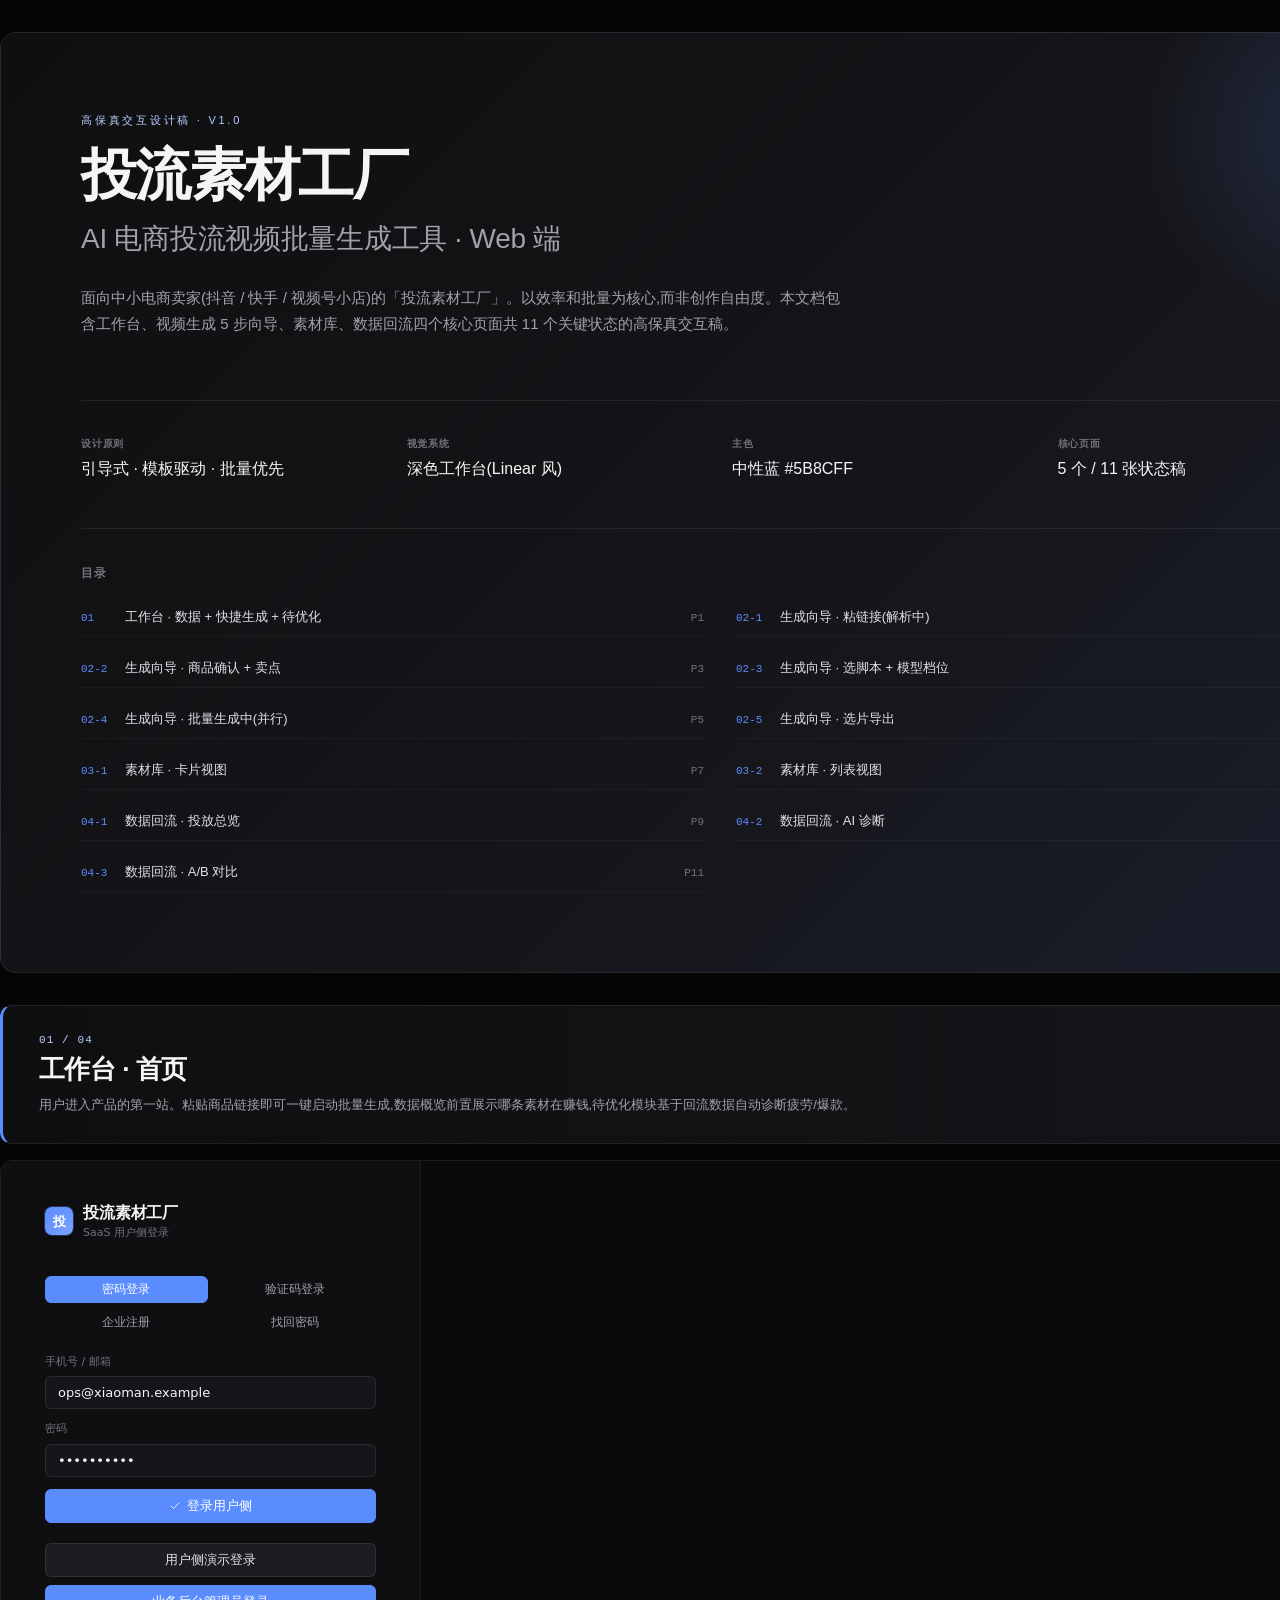
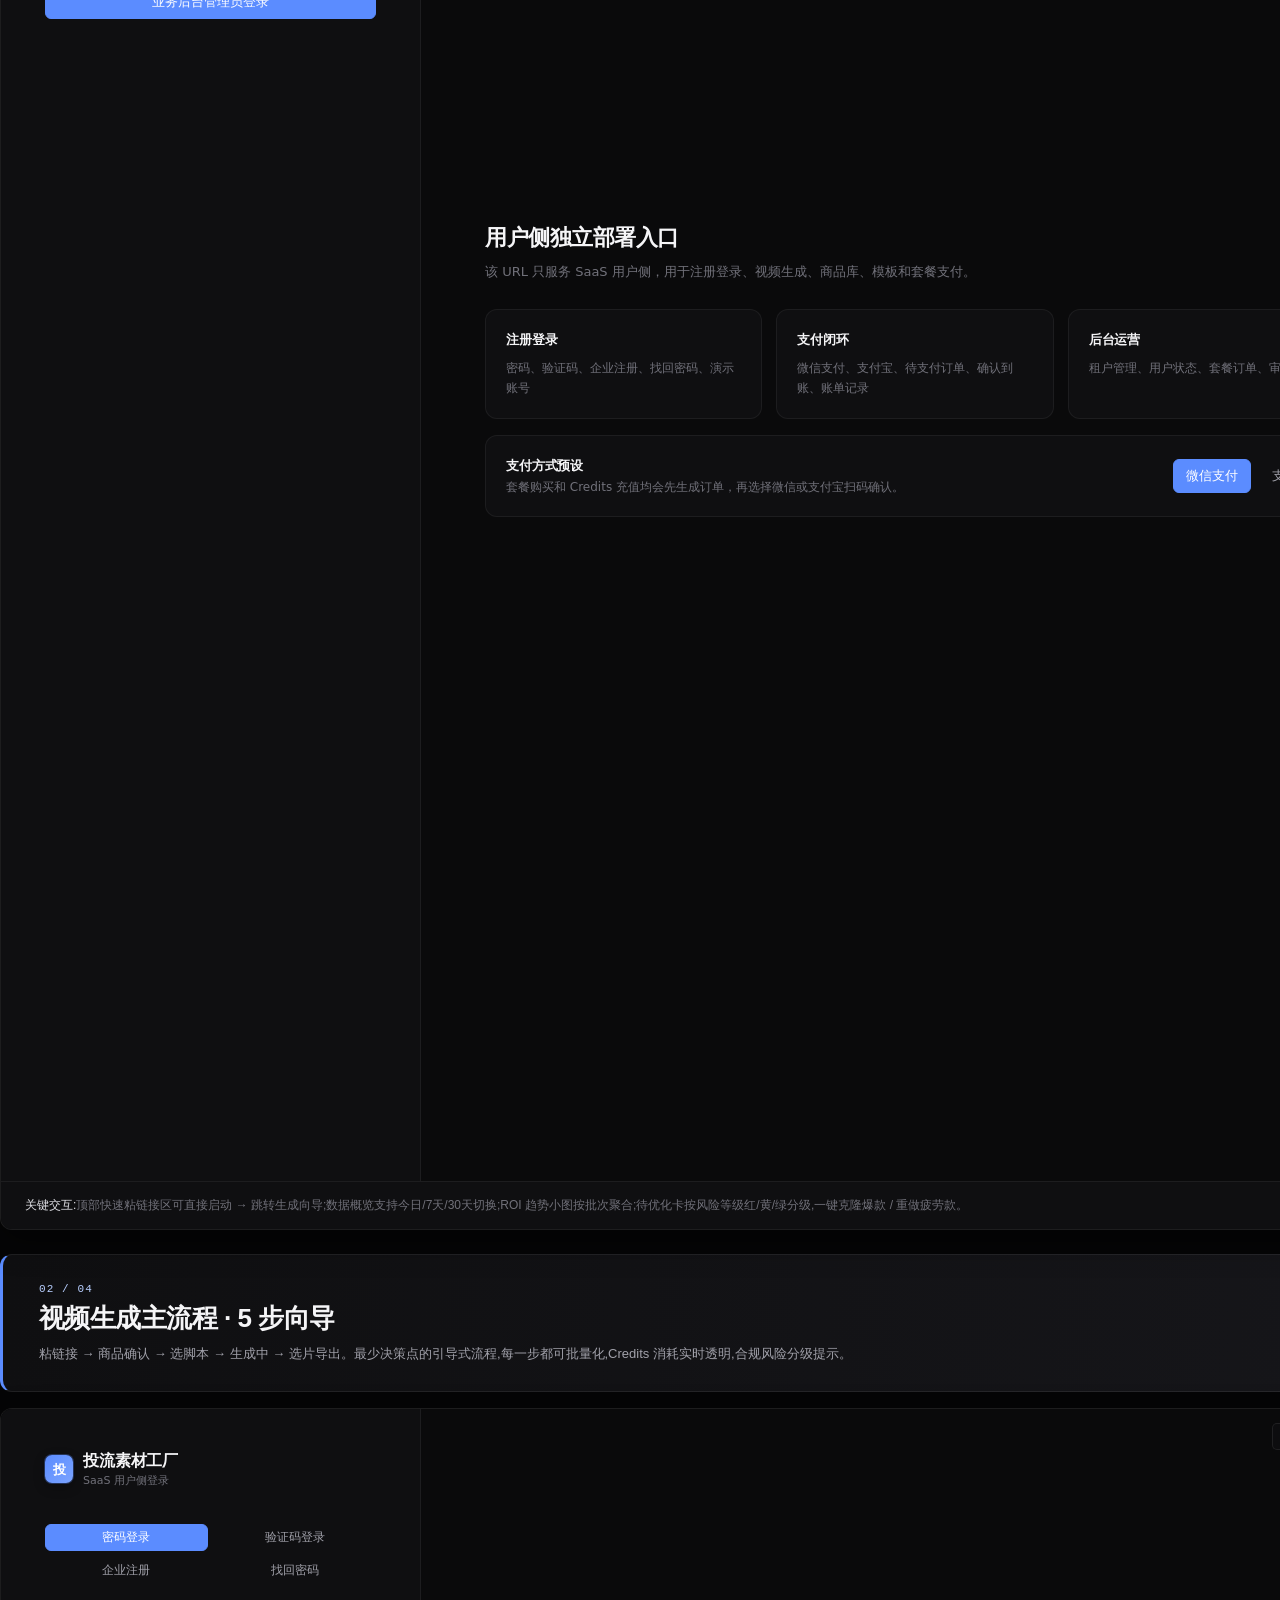
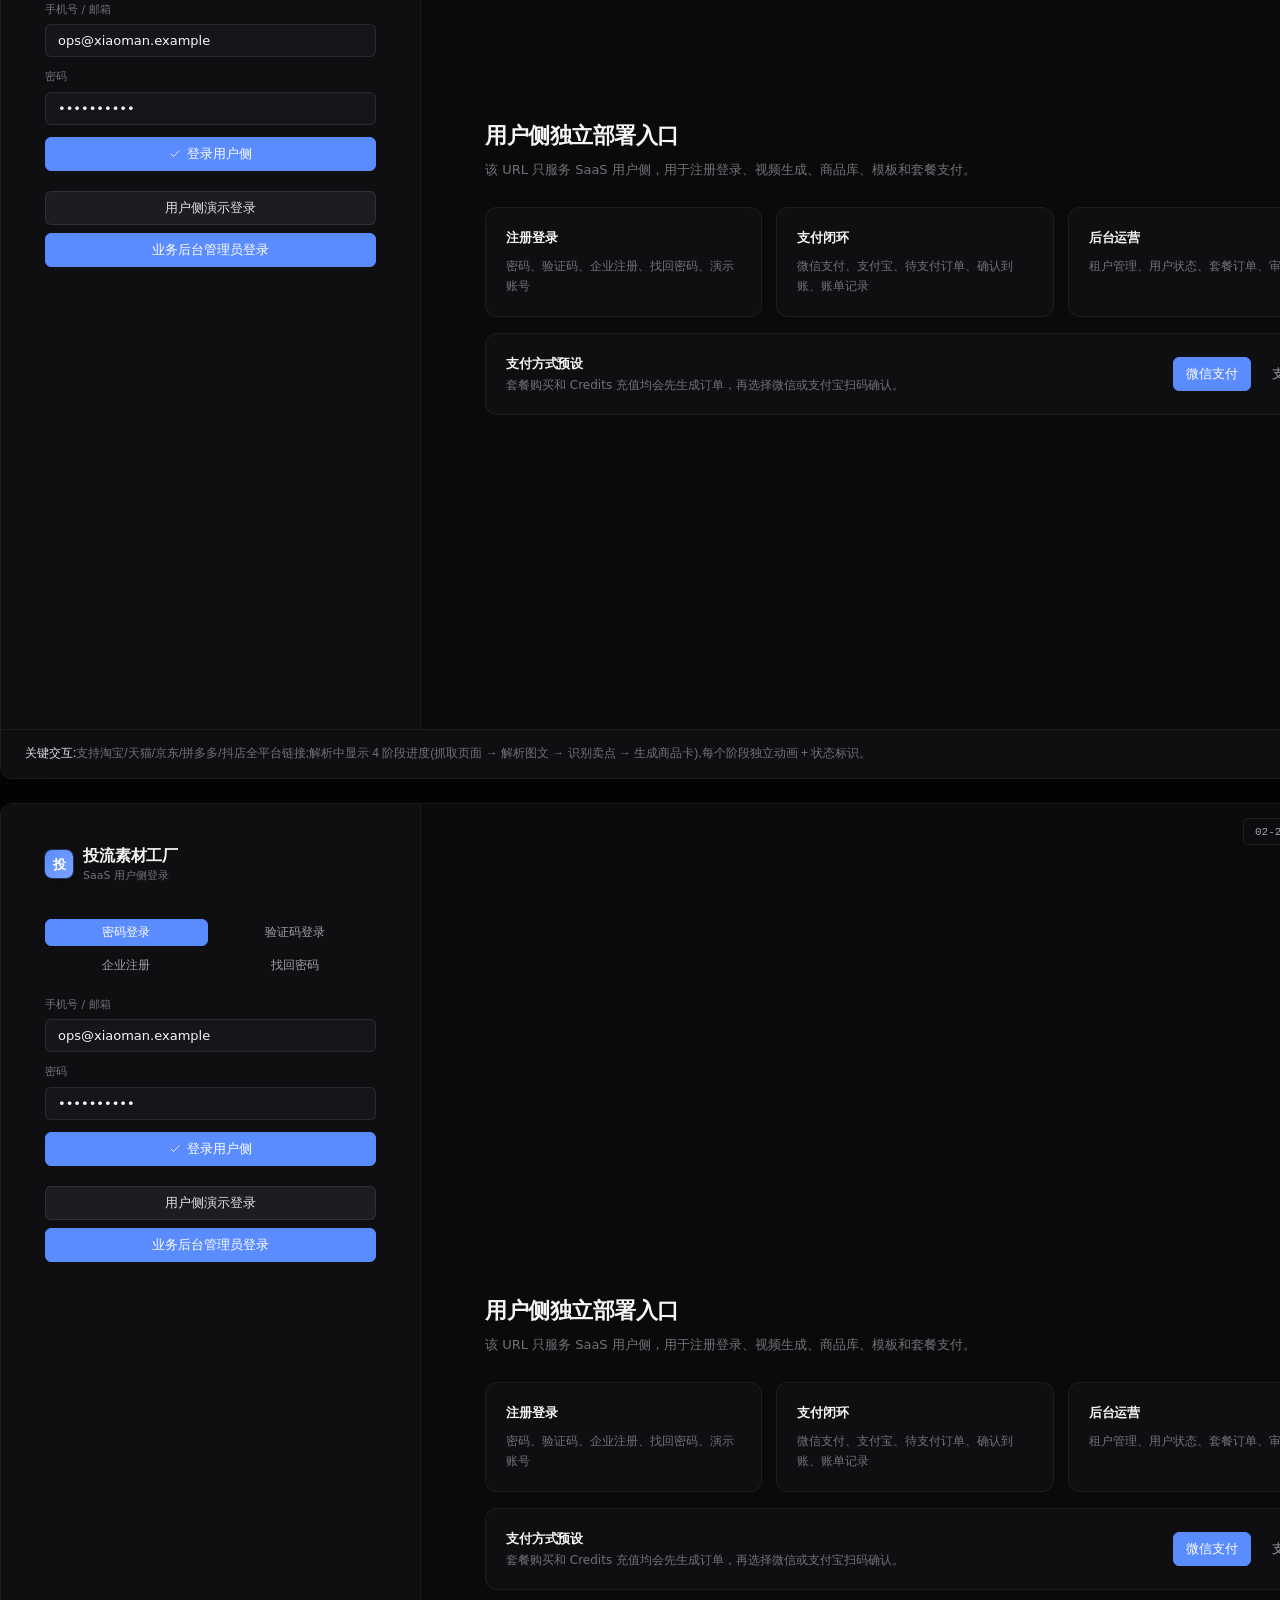
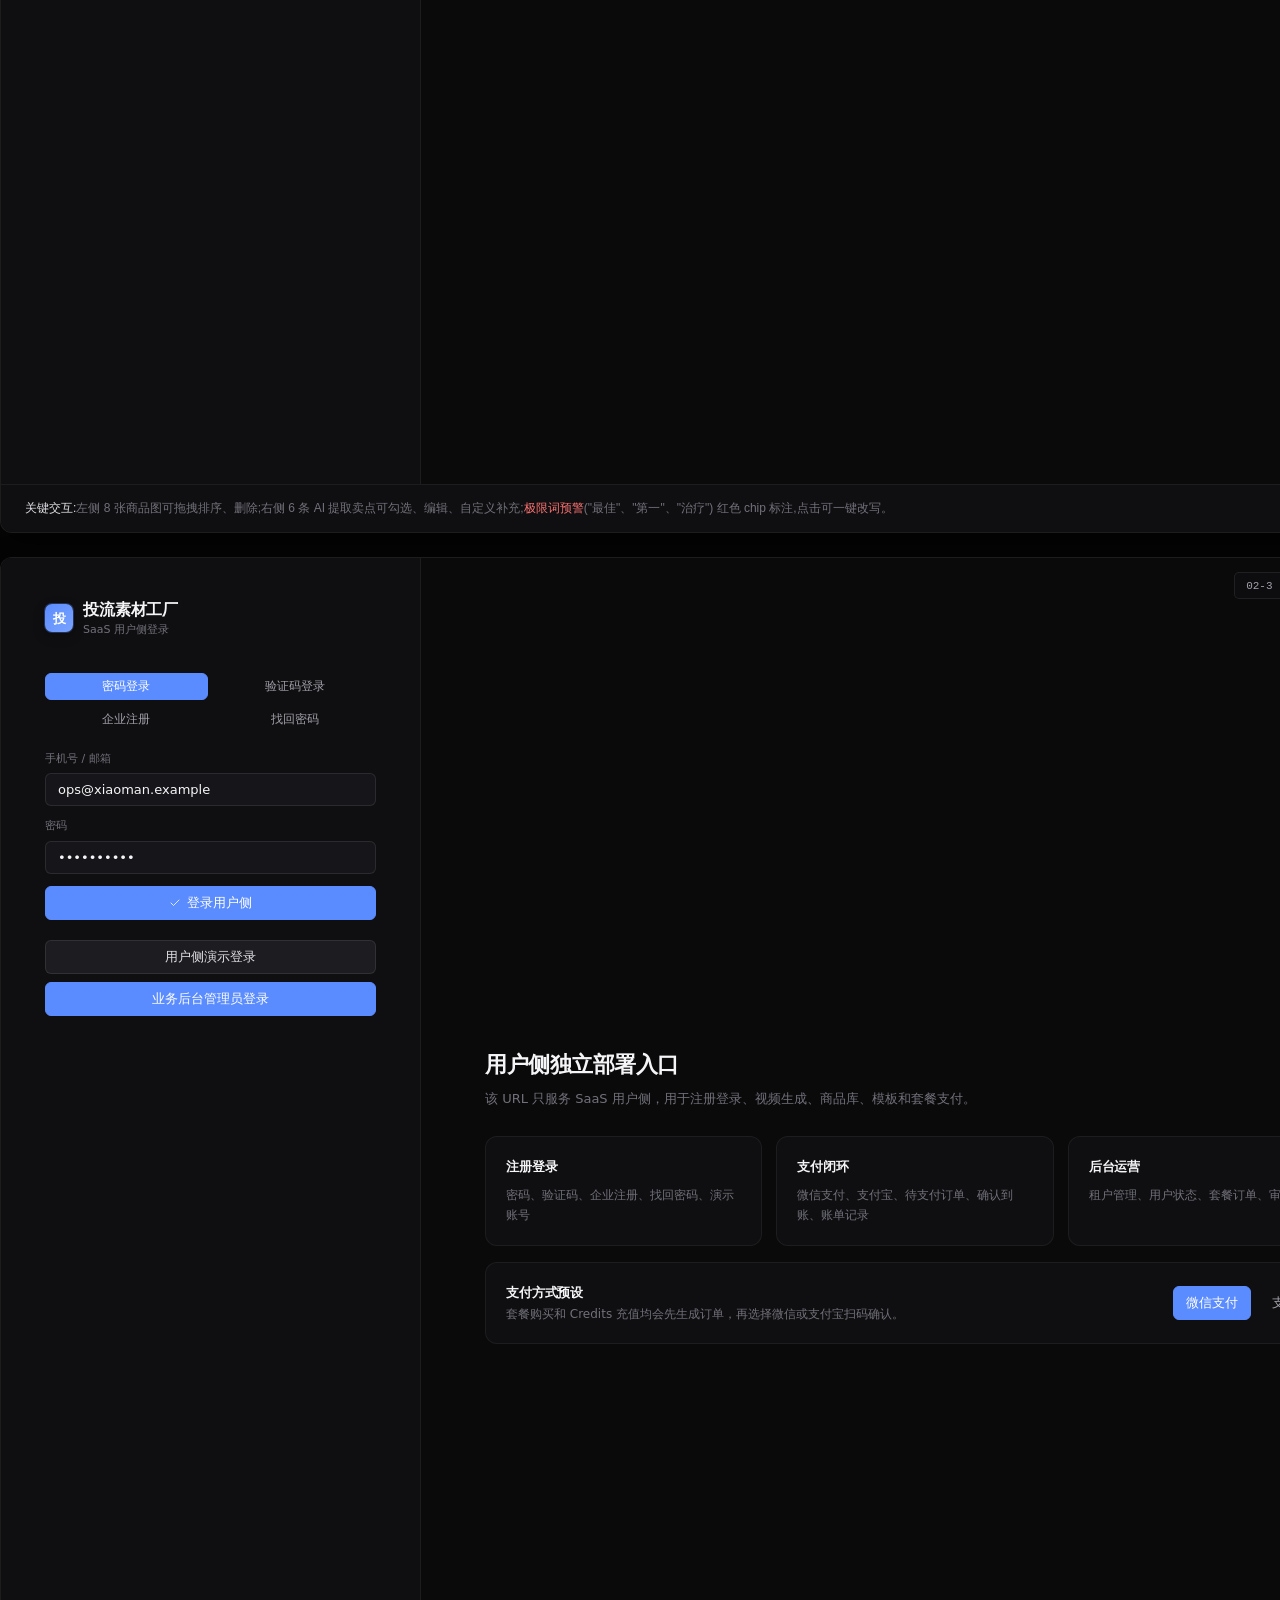
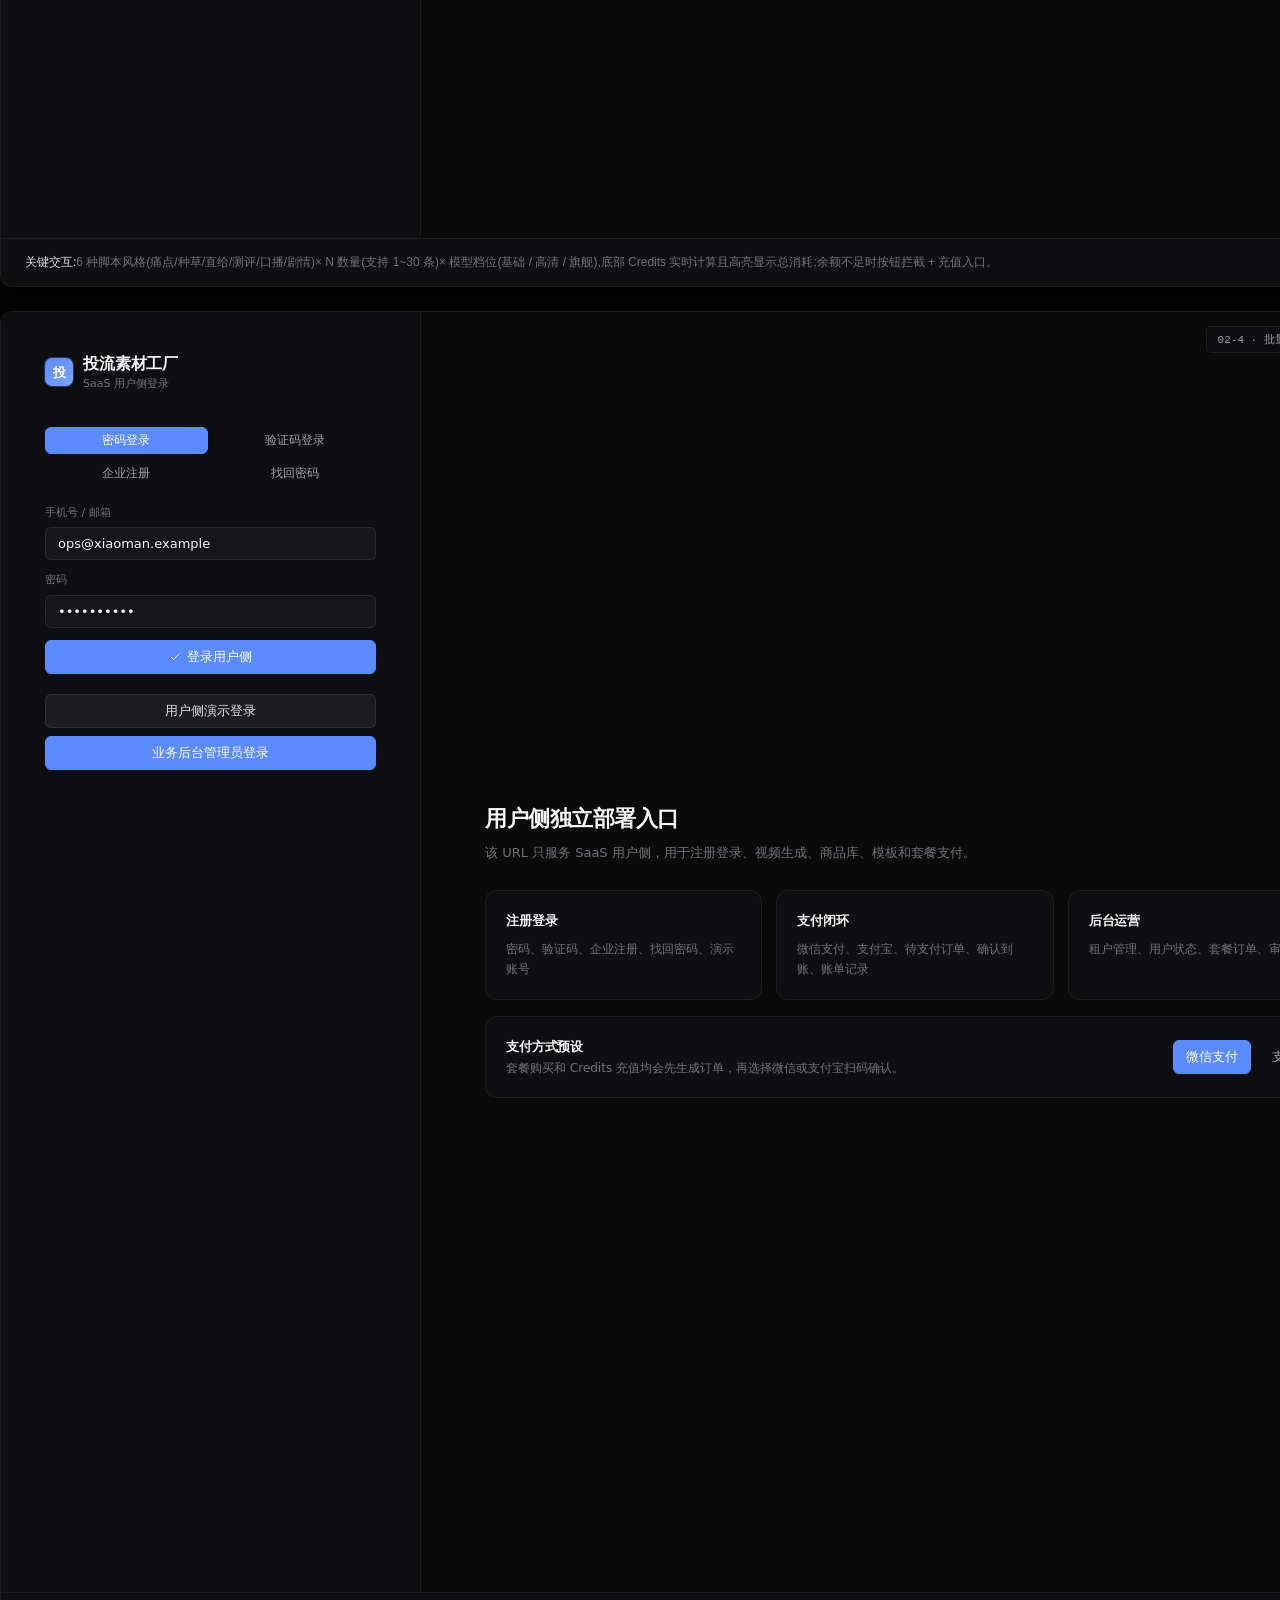
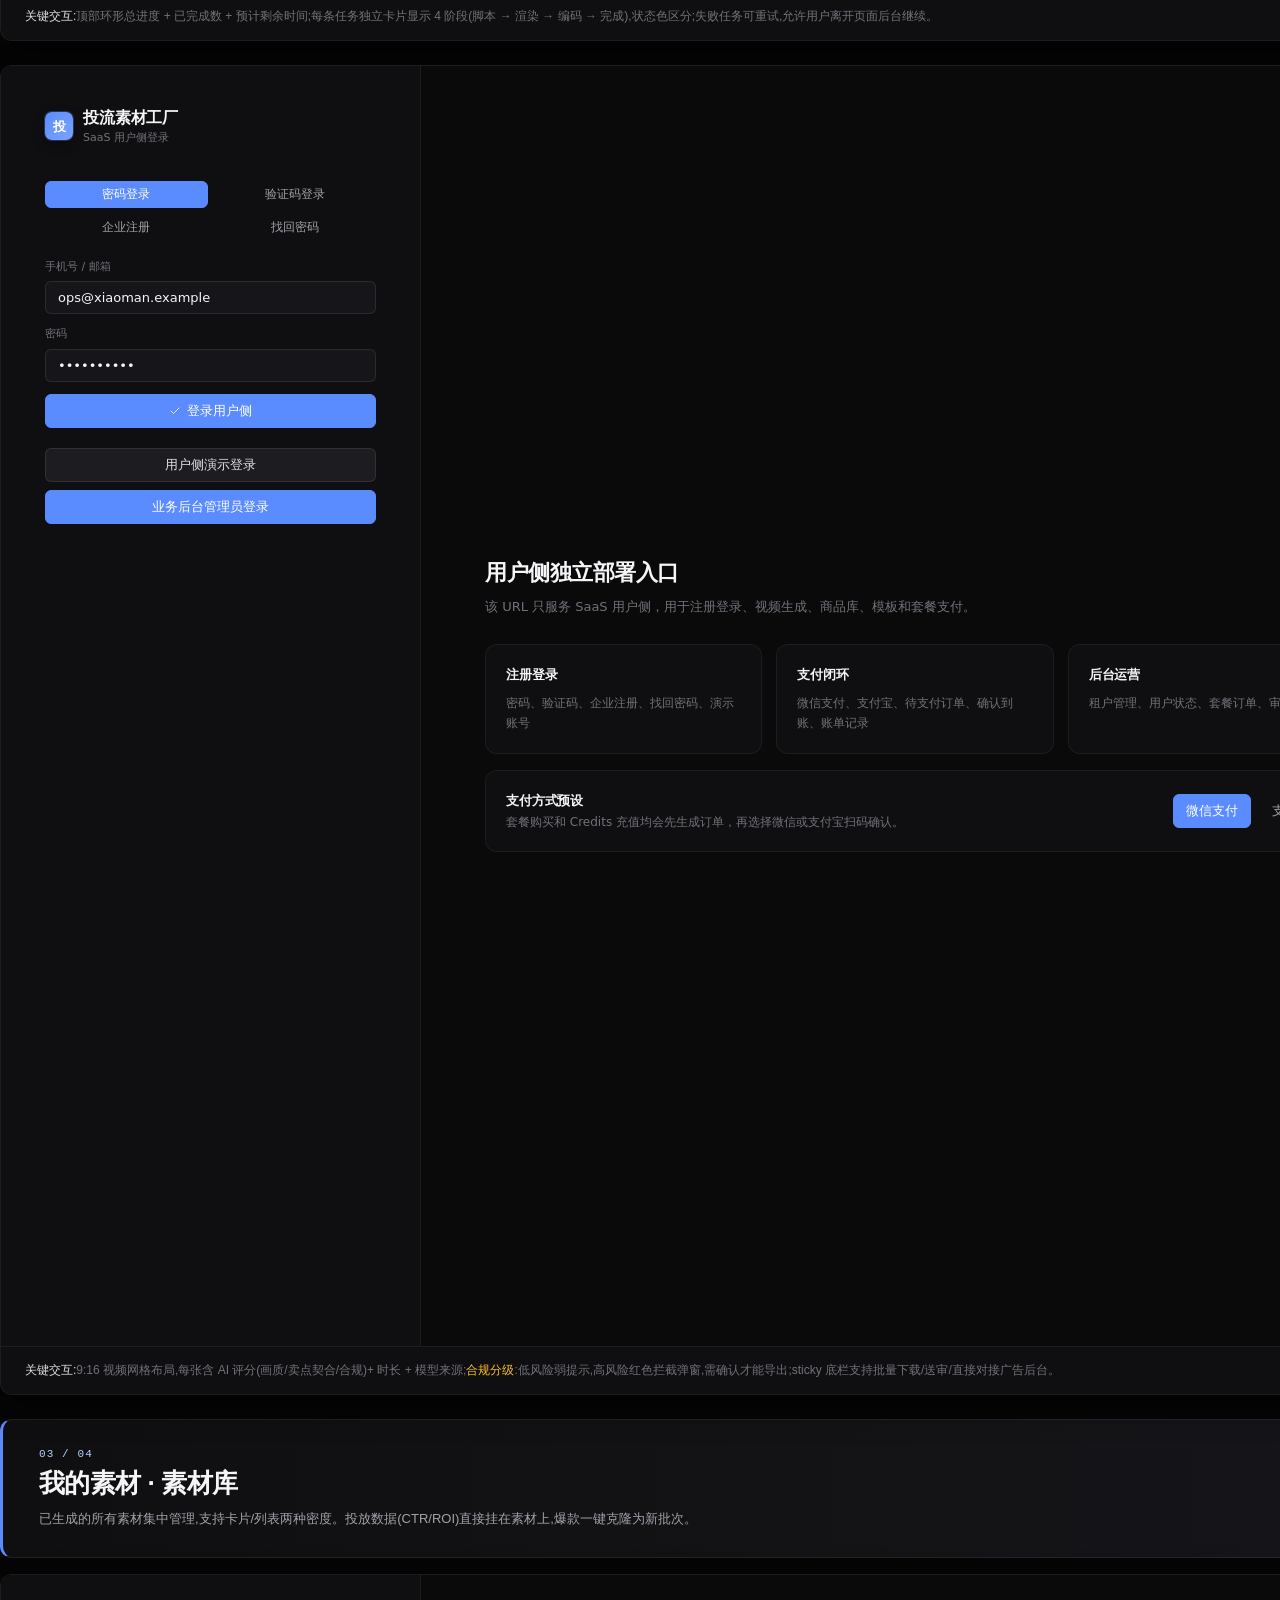
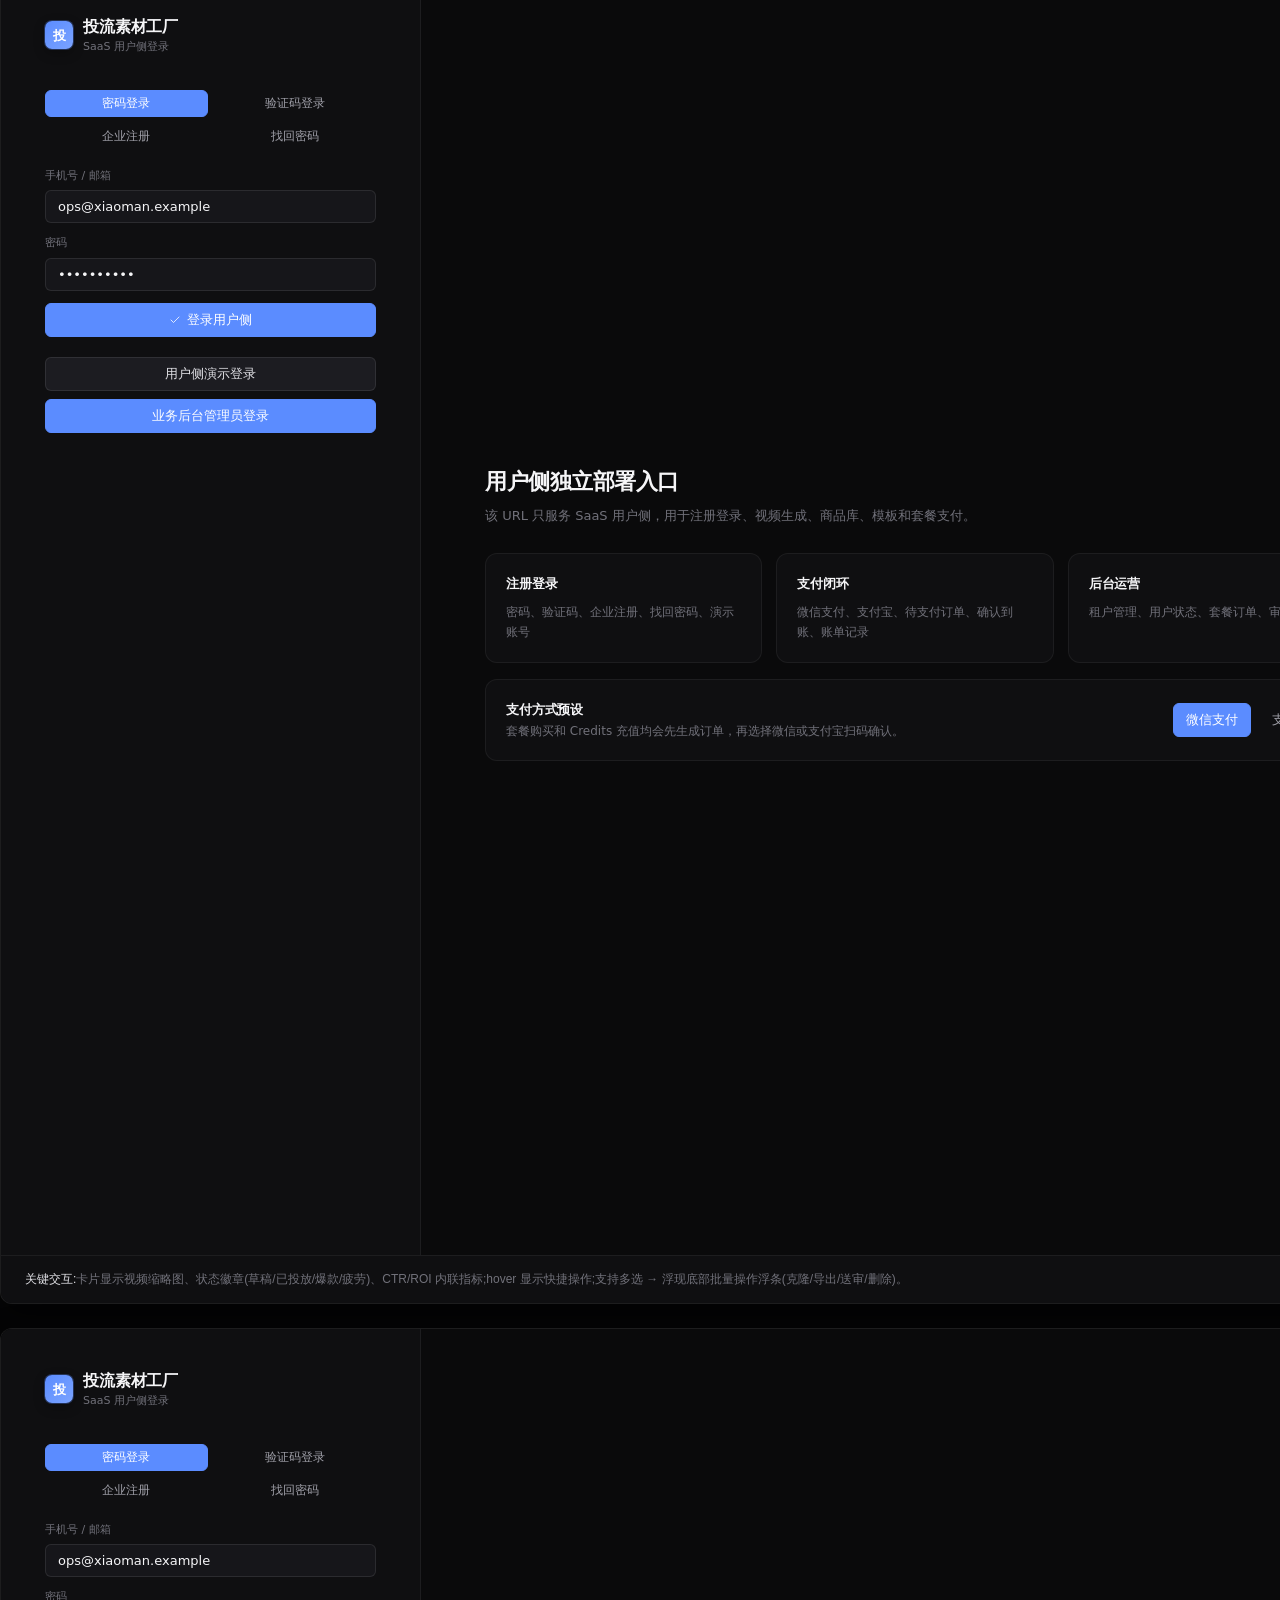
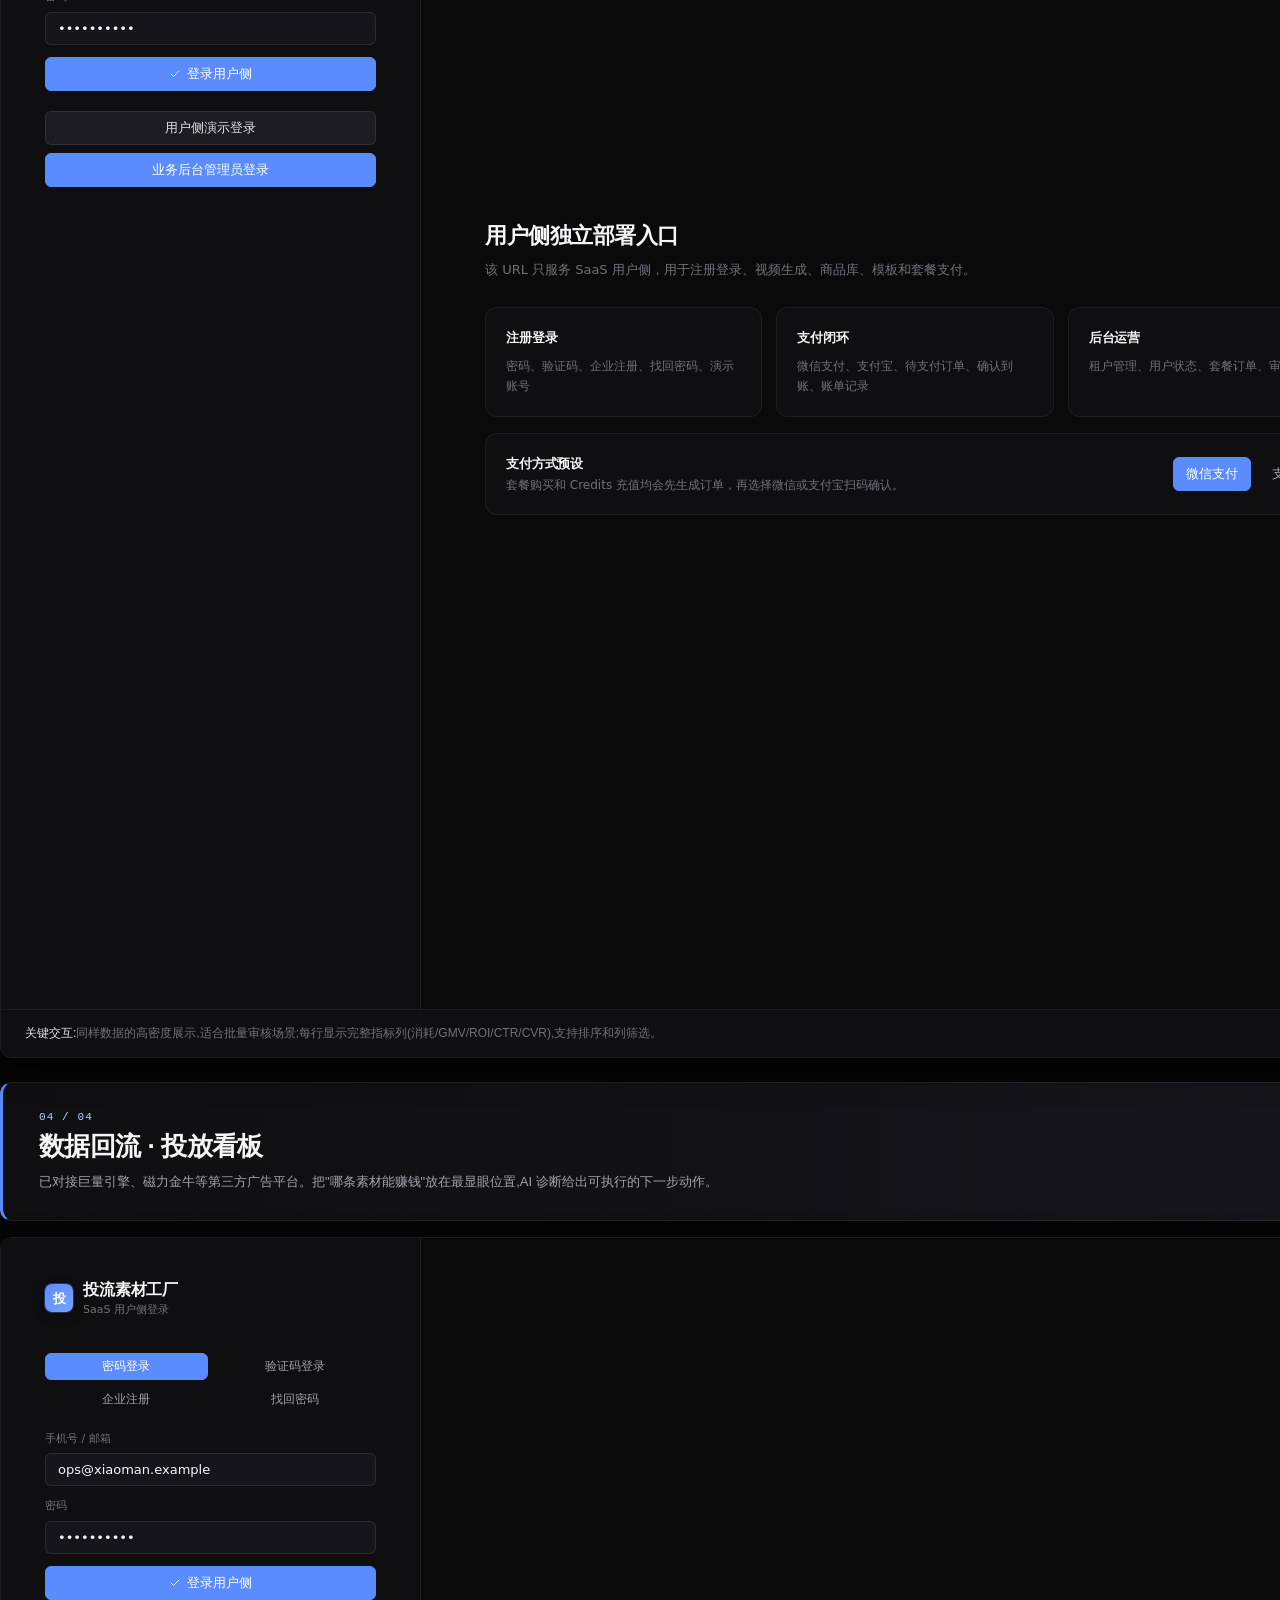
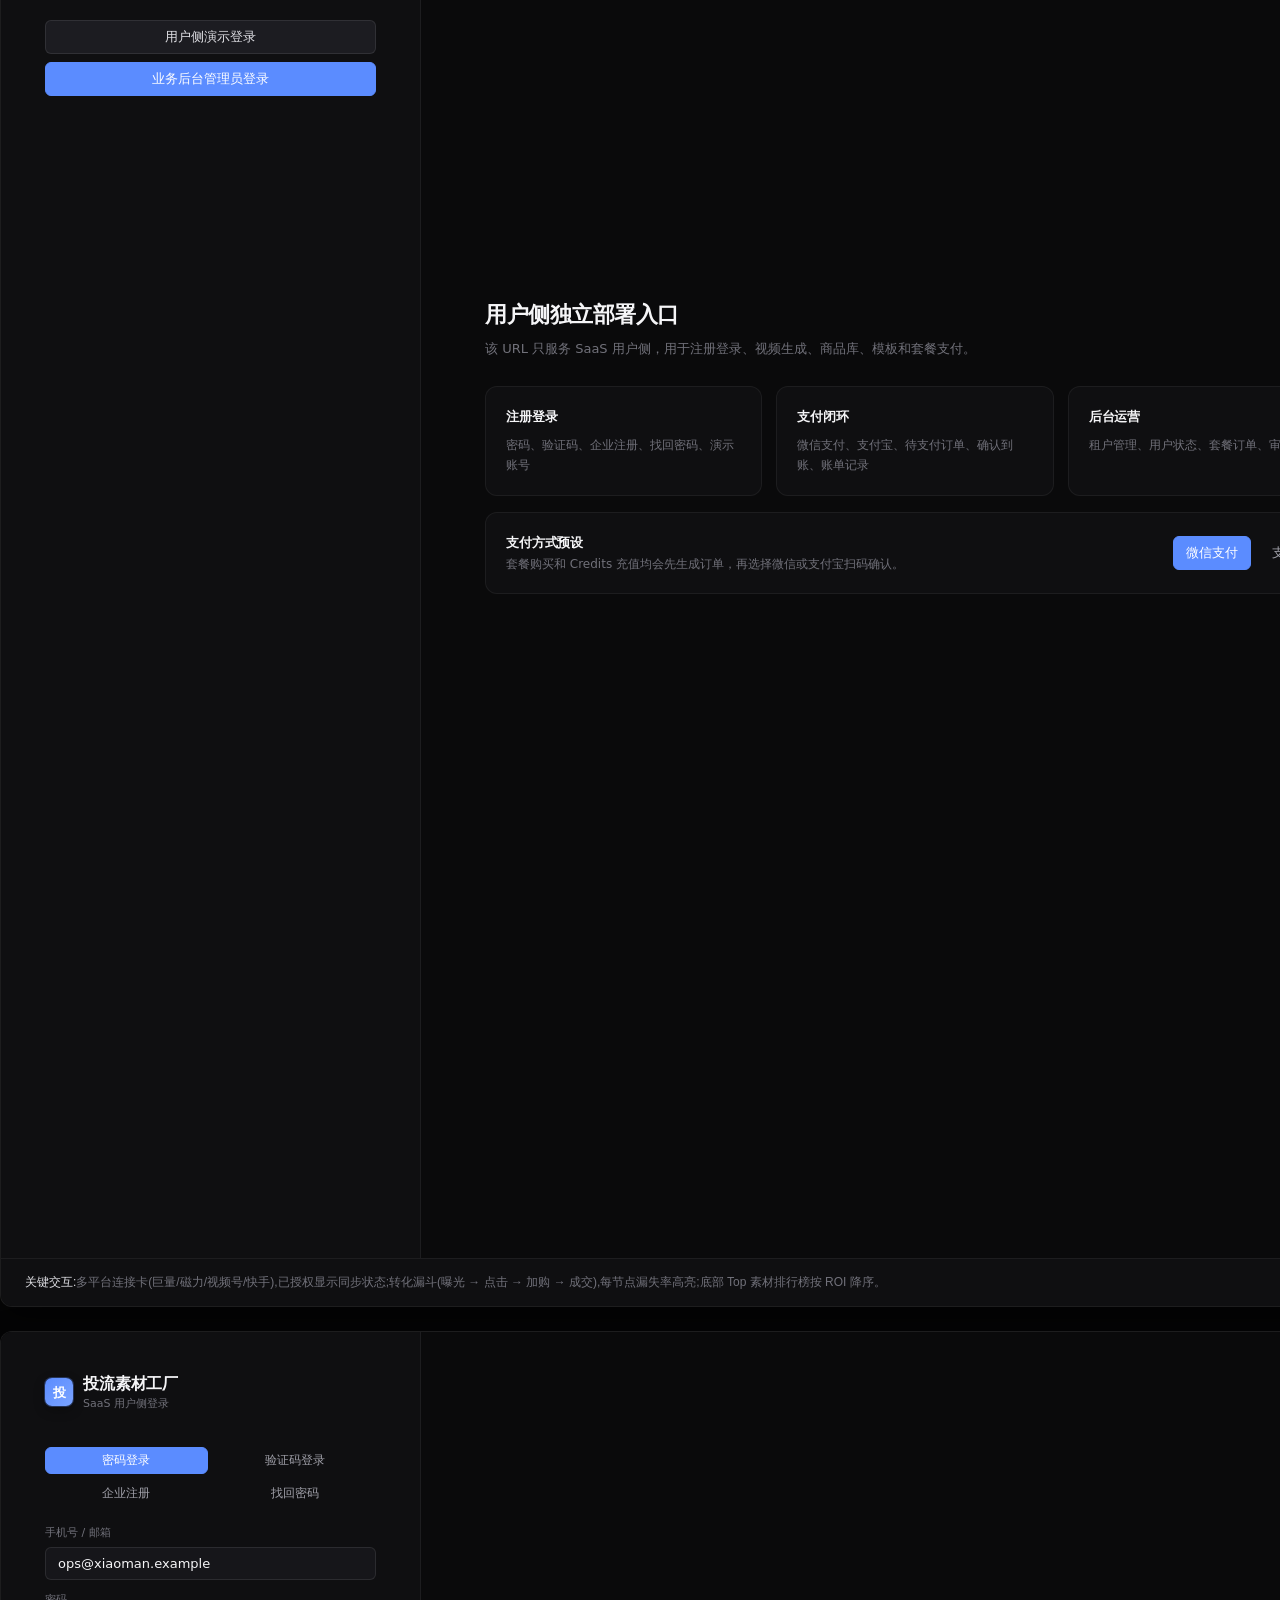
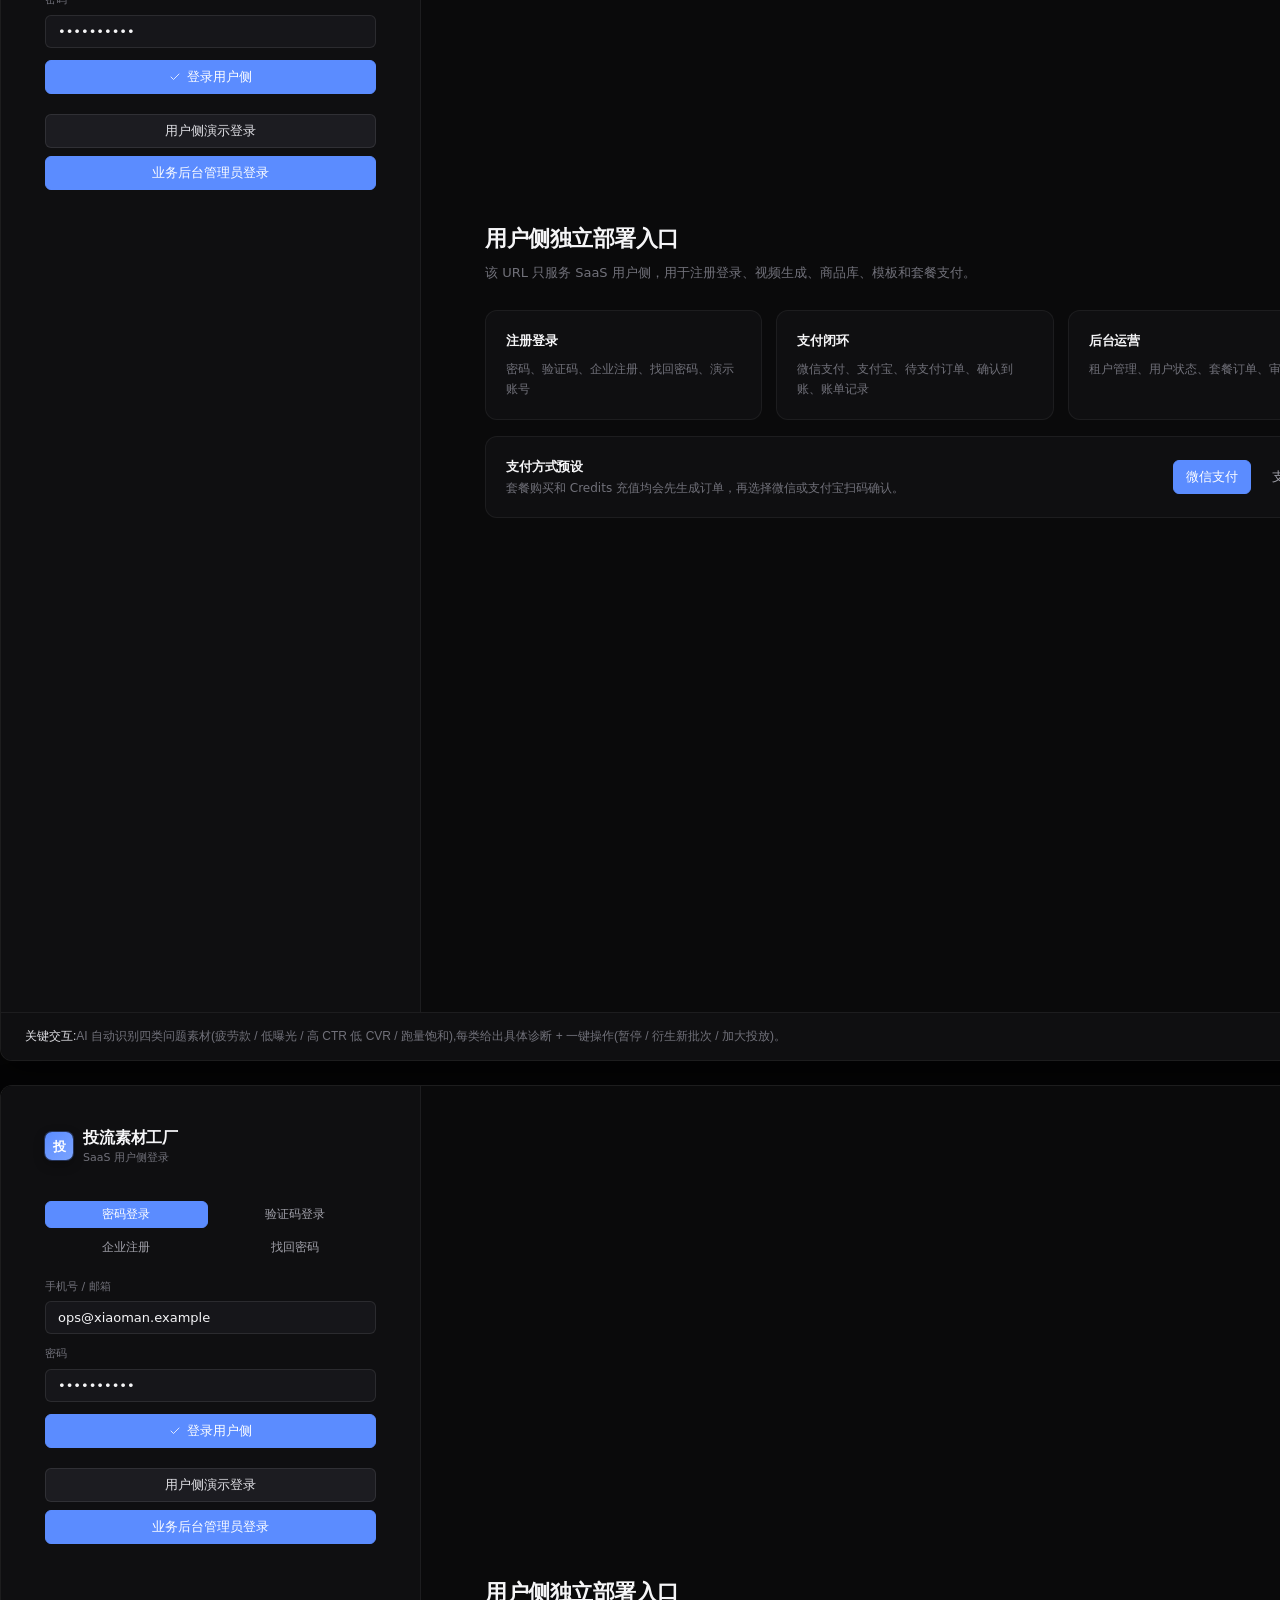
<file: adshot/投流素材工厂-print.html>
<!DOCTYPE html>
<html lang="zh-CN">
<head>
<meta charset="UTF-8" />
<title>投流素材工厂 · 设计稿打印版</title>
<style>
  * { box-sizing: border-box; }
  html, body {
    margin: 0; padding: 0;
    background: #050506;
    font-family: "SF Pro Text", -apple-system, "PingFang SC", "Microsoft YaHei", sans-serif;
    color: #e1e1e6;
    -webkit-print-color-adjust: exact;
    print-color-adjust: exact;
  }
  .doc { padding: 32px 0; }

  /* 封面 */
  .cover {
    width: 1440px;
    margin: 0 auto 32px;
    padding: 80px;
    background: linear-gradient(135deg, #0f0f11 0%, #16161a 60%, #1a1f2e 100%);
    border-radius: 16px;
    border: 1px solid rgba(255,255,255,0.08);
    position: relative;
    overflow: hidden;
    page-break-after: always;
    break-after: page;
  }
  .cover::before {
    content: ""; position: absolute; right: -100px; top: -100px;
    width: 400px; height: 400px; border-radius: 50%;
    background: radial-gradient(circle, rgba(91,140,255,0.18) 0%, transparent 70%);
  }
  .cover .eyebrow { font-size: 11px; color: #b8cfff; letter-spacing: 0.25em; text-transform: uppercase; }
  .cover h1 {
    font-size: 56px; font-weight: 700; letter-spacing: -0.03em;
    margin: 18px 0 16px; line-height: 1.05; color: #f5f5f7;
  }
  .cover .sub {
    font-size: 28px; color: #a1a1aa; font-weight: 400; letter-spacing: -0.01em;
    line-height: 1.3; margin-bottom: 28px;
  }
  .cover p {
    font-size: 15px; color: #a1a1aa; max-width: 760px;
    line-height: 1.7;
  }
  .meta {
    display: grid; grid-template-columns: repeat(4, 1fr); gap: 24px;
    margin-top: 64px; padding-top: 36px;
    border-top: 1px solid rgba(255,255,255,0.08);
    position: relative;
  }
  .meta .l { font-size: 10px; color: #71717a; text-transform: uppercase; letter-spacing: 0.08em; font-weight: 600; }
  .meta .v { font-size: 16px; color: #f5f5f7; margin-top: 8px; font-weight: 500; }
  .toc {
    margin-top: 48px;
    padding-top: 36px;
    border-top: 1px solid rgba(255,255,255,0.08);
  }
  .toc-title { font-size: 12px; color: #71717a; text-transform: uppercase; letter-spacing: 0.1em; font-weight: 600; margin-bottom: 16px; }
  .toc-list { display: grid; grid-template-columns: 1fr 1fr; gap: 12px 32px; }
  .toc-item {
    display: flex; align-items: baseline; gap: 12px;
    padding: 10px 0;
    border-bottom: 1px solid rgba(255,255,255,0.04);
    font-size: 13px;
  }
  .toc-item .n { font-family: "SF Mono", monospace; color: #5b8cff; font-size: 11px; min-width: 32px; }
  .toc-item .t { color: #e1e1e6; flex: 1; }
  .toc-item .p { color: #71717a; font-family: "SF Mono", monospace; font-size: 11px; }

  /* 章节标题 */
  .section {
    width: 1440px; margin: 0 auto 16px;
    padding: 28px 36px;
    background: linear-gradient(90deg, #0f0f11 0%, #16161a 100%);
    border: 1px solid rgba(255,255,255,0.08);
    border-radius: 12px;
    border-left: 3px solid #5b8cff;
    page-break-before: always;
    break-before: page;
    page-break-after: avoid;
    break-after: avoid;
  }
  .section .num { font-family: "SF Mono", monospace; font-size: 11px; color: #b8cfff; letter-spacing: 0.1em; }
  .section .t { font-size: 26px; font-weight: 600; color: #f5f5f7; margin-top: 6px; letter-spacing: -0.02em; }
  .section .s { font-size: 13px; color: #a1a1aa; margin-top: 8px; line-height: 1.5; }

  /* 页框 */
  .frame {
    width: 1440px;
    margin: 0 auto 24px;
    background: #0a0a0b;
    border-radius: 12px;
    border: 1px solid rgba(255,255,255,0.08);
    overflow: hidden;
    position: relative;
    page-break-inside: avoid;
    break-inside: avoid;
    page-break-after: always;
    break-after: page;
    box-shadow: 0 12px 32px rgba(0,0,0,0.4);
  }
  .frame .label {
    position: absolute; top: 14px; right: 18px; z-index: 100;
    font-size: 11px; color: #a1a1aa;
    font-family: "SF Mono", monospace;
    background: rgba(15,15,17,0.92);
    padding: 5px 11px;
    border-radius: 5px;
    border: 1px solid rgba(255,255,255,0.08);
    backdrop-filter: blur(6px);
  }
  .frame iframe {
    width: 100%;
    border: none;
    display: block;
    background: #0a0a0b;
  }
  .frame.h-md iframe { height: 920px; }
  .frame.h-lg iframe { height: 1280px; }
  .frame.h-xl iframe { height: 1620px; }

  .frame .caption {
    padding: 14px 24px;
    background: #0f0f11;
    border-top: 1px solid rgba(255,255,255,0.06);
    font-size: 12px;
    color: #71717a;
    line-height: 1.6;
  }
  .frame .caption strong { color: #e1e1e6; font-weight: 500; }

  /* 末页 */
  .endnote {
    width: 1440px; margin: 0 auto;
    padding: 48px 60px;
    text-align: center;
    color: #71717a;
    font-size: 13px;
  }
  .endnote .logo {
    width: 36px; height: 36px; border-radius: 9px;
    background: linear-gradient(135deg, #5b8cff 0%, #7aa3ff 100%);
    display: inline-grid; place-items: center;
    color: white; font-weight: 700; font-size: 16px;
    margin-bottom: 16px;
  }

  @page {
    size: 1500px 1000px;
    margin: 0;
  }
  @media print {
    body { background: white; }
    .doc { padding: 0; }
    .cover, .section, .frame, .endnote {
      width: 100%; border-radius: 0; margin: 0;
      box-shadow: none; border-left: none; border-right: none;
    }
    .frame { page-break-after: always; break-after: page; }
  }
</style>
</head>
<body>

<div class="doc">

  <!-- 封面 -->
  <div class="cover">
    <div class="eyebrow">高保真交互设计稿 · v1.0</div>
    <h1>投流素材工厂</h1>
    <div class="sub">AI 电商投流视频批量生成工具 · Web 端</div>
    <p>面向中小电商卖家(抖音 / 快手 / 视频号小店)的「投流素材工厂」。以效率和批量为核心,而非创作自由度。本文档包含工作台、视频生成 5 步向导、素材库、数据回流四个核心页面共 11 个关键状态的高保真交互稿。</p>

    <div class="meta">
      <div><div class="l">设计原则</div><div class="v">引导式 · 模板驱动 · 批量优先</div></div>
      <div><div class="l">视觉系统</div><div class="v">深色工作台(Linear 风)</div></div>
      <div><div class="l">主色</div><div class="v">中性蓝 #5B8CFF</div></div>
      <div><div class="l">核心页面</div><div class="v">5 个 / 11 张状态稿</div></div>
    </div>

    <div class="toc">
      <div class="toc-title">目录</div>
      <div class="toc-list">
        <div class="toc-item"><span class="n">01</span><span class="t">工作台 · 数据 + 快捷生成 + 待优化</span><span class="p">P1</span></div>
        <div class="toc-item"><span class="n">02-1</span><span class="t">生成向导 · 粘链接(解析中)</span><span class="p">P2</span></div>
        <div class="toc-item"><span class="n">02-2</span><span class="t">生成向导 · 商品确认 + 卖点</span><span class="p">P3</span></div>
        <div class="toc-item"><span class="n">02-3</span><span class="t">生成向导 · 选脚本 + 模型档位</span><span class="p">P4</span></div>
        <div class="toc-item"><span class="n">02-4</span><span class="t">生成向导 · 批量生成中(并行)</span><span class="p">P5</span></div>
        <div class="toc-item"><span class="n">02-5</span><span class="t">生成向导 · 选片导出</span><span class="p">P6</span></div>
        <div class="toc-item"><span class="n">03-1</span><span class="t">素材库 · 卡片视图</span><span class="p">P7</span></div>
        <div class="toc-item"><span class="n">03-2</span><span class="t">素材库 · 列表视图</span><span class="p">P8</span></div>
        <div class="toc-item"><span class="n">04-1</span><span class="t">数据回流 · 投放总览</span><span class="p">P9</span></div>
        <div class="toc-item"><span class="n">04-2</span><span class="t">数据回流 · AI 诊断</span><span class="p">P10</span></div>
        <div class="toc-item"><span class="n">04-3</span><span class="t">数据回流 · A/B 对比</span><span class="p">P11</span></div>
      </div>
    </div>
  </div>

  <!-- ============ 01 工作台 ============ -->
  <div class="section">
    <div class="num">01 / 04</div>
    <div class="t">工作台 · 首页</div>
    <div class="s">用户进入产品的第一站。粘贴商品链接即可一键启动批量生成,数据概览前置展示哪条素材在赚钱,待优化模块基于回流数据自动诊断疲劳/爆款。</div>
  </div>
  <div class="frame h-xl"><div class="label">01 · Home</div>
    <iframe src="index.html?route=home"></iframe>
    <div class="caption"><strong>关键交互:</strong>顶部快速粘链接区可直接启动 → 跳转生成向导;数据概览支持今日/7天/30天切换;ROI 趋势小图按批次聚合;待优化卡按风险等级红/黄/绿分级,一键克隆爆款 / 重做疲劳款。</div>
  </div>

  <!-- ============ 02 生成向导 ============ -->
  <div class="section">
    <div class="num">02 / 04</div>
    <div class="t">视频生成主流程 · 5 步向导</div>
    <div class="s">粘链接 → 商品确认 → 选脚本 → 生成中 → 选片导出。最少决策点的引导式流程,每一步都可批量化,Credits 消耗实时透明,合规风险分级提示。</div>
  </div>

  <div class="frame h-md"><div class="label">02-1 · 粘链接(解析中)</div>
    <iframe src="index.html?route=generate&step=0&parsing=1"></iframe>
    <div class="caption"><strong>关键交互:</strong>支持淘宝/天猫/京东/拼多多/抖店全平台链接;解析中显示 4 阶段进度(抓取页面 → 解析图文 → 识别卖点 → 生成商品卡),每个阶段独立动画 + 状态标识。</div>
  </div>

  <div class="frame h-lg"><div class="label">02-2 · 商品确认 + 卖点采集</div>
    <iframe src="index.html?route=generate&step=1"></iframe>
    <div class="caption"><strong>关键交互:</strong>左侧 8 张商品图可拖拽排序、删除;右侧 6 条 AI 提取卖点可勾选、编辑、自定义补充;<strong style="color:#f87171">极限词预警</strong>("最佳"、"第一"、"治疗") 红色 chip 标注,点击可一键改写。</div>
  </div>

  <div class="frame h-lg"><div class="label">02-3 · 选脚本 + 模型 + 参数</div>
    <iframe src="index.html?route=generate&step=2"></iframe>
    <div class="caption"><strong>关键交互:</strong>6 种脚本风格(痛点/种草/直给/测评/口播/剧情)× N 数量(支持 1~30 条)× 模型档位(基础 / 高清 / 旗舰),底部 Credits 实时计算且高亮显示总消耗;余额不足时按钮拦截 + 充值入口。</div>
  </div>

  <div class="frame h-lg"><div class="label">02-4 · 批量生成中(用户最焦虑环节)</div>
    <iframe src="index.html?route=generate&step=3"></iframe>
    <div class="caption"><strong>关键交互:</strong>顶部环形总进度 + 已完成数 + 预计剩余时间;每条任务独立卡片显示 4 阶段(脚本 → 渲染 → 编码 → 完成),状态色区分;失败任务可重试,允许用户离开页面后台继续。</div>
  </div>

  <div class="frame h-lg"><div class="label">02-5 · 选片导出</div>
    <iframe src="index.html?route=generate&step=4"></iframe>
    <div class="caption"><strong>关键交互:</strong>9:16 视频网格布局,每张含 AI 评分(画质/卖点契合/合规)+ 时长 + 模型来源;<strong style="color:#fbbf24">合规分级</strong>:低风险弱提示,高风险红色拦截弹窗,需确认才能导出;sticky 底栏支持批量下载/送审/直接对接广告后台。</div>
  </div>

  <!-- ============ 03 素材库 ============ -->
  <div class="section">
    <div class="num">03 / 04</div>
    <div class="t">我的素材 · 素材库</div>
    <div class="s">已生成的所有素材集中管理,支持卡片/列表两种密度。投放数据(CTR/ROI)直接挂在素材上,爆款一键克隆为新批次。</div>
  </div>

  <div class="frame h-lg"><div class="label">03-1 · 卡片视图</div>
    <iframe src="index.html?route=library&view=grid"></iframe>
    <div class="caption"><strong>关键交互:</strong>卡片显示视频缩略图、状态徽章(草稿/已投放/爆款/疲劳)、CTR/ROI 内联指标;hover 显示快捷操作;支持多选 → 浮现底部批量操作浮条(克隆/导出/送审/删除)。</div>
  </div>

  <div class="frame h-lg"><div class="label">03-2 · 列表视图</div>
    <iframe src="index.html?route=library&view=list"></iframe>
    <div class="caption"><strong>关键交互:</strong>同样数据的高密度展示,适合批量审核场景;每行显示完整指标列(消耗/GMV/ROI/CTR/CVR),支持排序和列筛选。</div>
  </div>

  <!-- ============ 04 数据回流 ============ -->
  <div class="section">
    <div class="num">04 / 04</div>
    <div class="t">数据回流 · 投放看板</div>
    <div class="s">已对接巨量引擎、磁力金牛等第三方广告平台。把"哪条素材能赚钱"放在最显眼位置,AI 诊断给出可执行的下一步动作。</div>
  </div>

  <div class="frame h-xl"><div class="label">04-1 · 投放总览</div>
    <iframe src="index.html?route=data&tab=overview"></iframe>
    <div class="caption"><strong>关键交互:</strong>多平台连接卡(巨量/磁力/视频号/快手),已授权显示同步状态;转化漏斗(曝光 → 点击 → 加购 → 成交),每节点漏失率高亮;底部 Top 素材排行榜按 ROI 降序。</div>
  </div>

  <div class="frame h-lg"><div class="label">04-2 · AI 诊断</div>
    <iframe src="index.html?route=data&tab=diagnose"></iframe>
    <div class="caption"><strong>关键交互:</strong>AI 自动识别四类问题素材(疲劳款 / 低曝光 / 高 CTR 低 CVR / 跑量饱和),每类给出具体诊断 + 一键操作(暂停 / 衍生新批次 / 加大投放)。</div>
  </div>

  <div class="frame h-lg"><div class="label">04-3 · A/B 对比</div>
    <iframe src="index.html?route=data&tab=compare"></iframe>
    <div class="caption"><strong>关键交互:</strong>选取 2 条同源素材并排对比所有指标,差异值高亮;AI 给出一句话结论;可基于优胜者一键克隆衍生 5 条变体继续 A/B。</div>
  </div>

  <!-- 末页 -->
  <div class="endnote">
    <div class="logo">影</div>
    <div style="color:#e1e1e6; font-size:14px; font-weight:500; margin-bottom:6px;">投流素材工厂 · 设计稿至此结束</div>
    <div>© 2026 · 高保真交互稿 · 11 张核心页面状态</div>
  </div>

</div>

<script>
  // 等所有 iframe 加载完毕,fonts ready,再触发打印
  function autoPrint() {
    if (location.hash === "#noprint") return;
    const frames = Array.from(document.querySelectorAll("iframe"));
    let loaded = 0;
    const tryPrint = () => {
      loaded++;
      if (loaded >= frames.length) {
        Promise.all([
          document.fonts ? document.fonts.ready : Promise.resolve(),
          new Promise((r) => setTimeout(r, 1500)),
        ]).then(() => window.print());
      }
    };
    frames.forEach((f) => {
      if (f.contentDocument && f.contentDocument.readyState === "complete") tryPrint();
      else f.addEventListener("load", tryPrint, { once: true });
    });
    // 兜底:最长 12s 后强制打印
    setTimeout(() => { if (loaded < frames.length) window.print(); }, 12000);
  }
  window.addEventListener("load", autoPrint);
</script>

</body>
</html>
</file>
